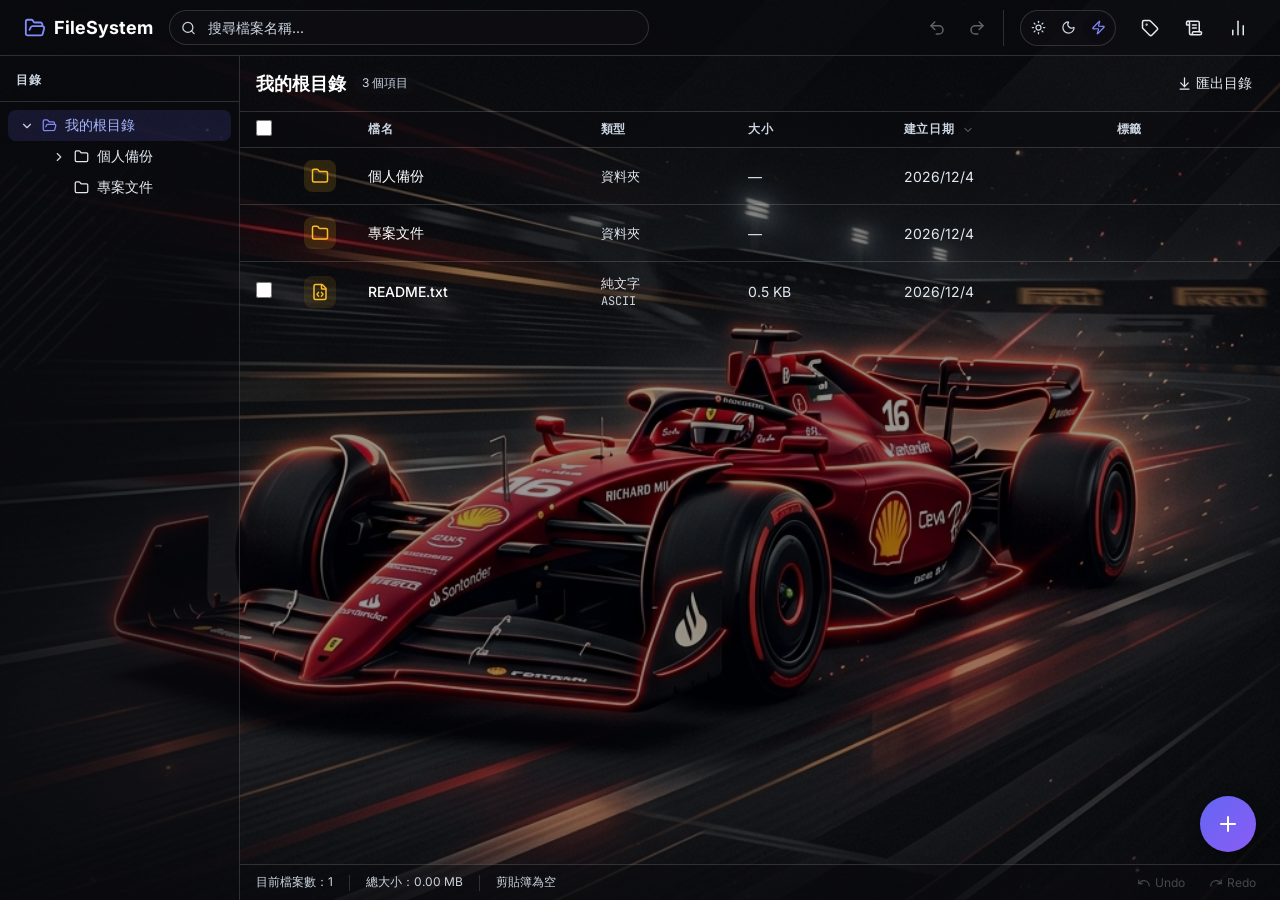
<file: fileSystem/index.html>
<!doctype html>
<html lang="en">
  <head>
    <meta charset="UTF-8" />
    <link rel="icon" type="image/svg+xml" href="./favicon.svg" />
    <meta name="viewport" content="width=device-width, initial-scale=1.0" />
    <title>vite-tmp</title>
    <script type="module" crossorigin src="./assets/index-Bn_s9KSS.js"></script>
    <link rel="stylesheet" crossorigin href="./assets/index-D4W3vBSq.css">
  </head>
  <body>
    <div id="root"></div>
  </body>
</html>
</file>
<file: fileSystem/assets/index-D4W3vBSq.css>
@import "https://fonts.googleapis.com/css2?family=Inter:wght@300;400;500;600;700&family=JetBrains+Mono:wght@400;500&display=swap";._topbar_oxzz7_2{align-items:center;gap:var(--space-4);padding:0 var(--space-6);background:var(--bg-surface);border-bottom:1px solid var(--border);z-index:100;flex-shrink:0;height:56px;display:flex}._logo_oxzz7_14{align-items:center;gap:var(--space-2);font-size:var(--text-lg);color:var(--text-primary);white-space:nowrap;flex-shrink:0;font-weight:700;display:flex}._logoIcon_oxzz7_25{color:var(--primary-400)}._searchWrap_oxzz7_29{flex:1;max-width:480px;position:relative}._searchInput_oxzz7_35{background:var(--bg-elevated);border:1px solid var(--border);border-radius:var(--radius-full);width:100%;padding:var(--space-2) var(--space-4) var(--space-2) 38px;color:var(--text-primary);font-size:var(--text-sm);font-family:var(--font-sans);transition:border-color var(--duration-base), box-shadow var(--duration-base)}._searchInput_oxzz7_35::placeholder{color:var(--text-muted)}._searchInput_oxzz7_35:focus{border-color:var(--border-focus);outline:none;box-shadow:0 0 0 3px #6366f126}._searchIcon_oxzz7_55{color:var(--text-muted);pointer-events:none;position:absolute;top:50%;left:12px;transform:translateY(-50%)}._actions_oxzz7_64{align-items:center;gap:var(--space-2);margin-left:auto;display:flex}._iconBtn_oxzz7_71{border-radius:var(--radius-md);width:36px;height:36px;color:var(--text-secondary);transition:background var(--duration-base), color var(--duration-base), transform var(--duration-fast);background:0 0;justify-content:center;align-items:center;display:flex}._iconBtn_oxzz7_71:hover{background:var(--bg-glass-hover);color:var(--text-primary);transform:scale(1.05)}._iconBtn_oxzz7_71:active{transform:scale(.95)}._menuBtn_oxzz7_92{display:none}._desktopOnly_oxzz7_95{align-items:center;gap:var(--space-2);display:flex}@media (width<=768px){._topbar_oxzz7_2{padding:0 var(--space-2);gap:var(--space-2)}._searchWrap_oxzz7_29{flex:1;min-width:0;max-width:none}._menuBtn_oxzz7_92{width:32px;height:32px;display:flex}._desktopOnly_oxzz7_95,._logo_oxzz7_14 span{display:none}._actions_oxzz7_64{gap:4px}._iconBtn_oxzz7_71{width:32px;height:32px}}._sidebar_e9acl_2{background:var(--bg-surface);border-right:1px solid var(--border);width:240px;transition:transform var(--duration-slow);flex-direction:column;flex-shrink:0;display:flex;overflow:hidden}._sidebarHeader_e9acl_13{padding:var(--space-4) var(--space-4) var(--space-3);border-bottom:1px solid var(--border);justify-content:space-between;align-items:center;display:flex}._sidebarTitle_e9acl_21{font-size:var(--text-xs);text-transform:uppercase;letter-spacing:.08em;color:var(--text-muted);font-weight:600}._addBtn_e9acl_29{border-radius:var(--radius-md);width:28px;height:28px;color:var(--text-muted);transition:background var(--duration-base), color var(--duration-base);background:0 0;justify-content:center;align-items:center;display:flex}._addBtn_e9acl_29:hover{color:var(--primary-400);background:#6366f126}._tree_e9acl_46{padding:var(--space-2);flex:1;overflow-y:auto}._treeItem_e9acl_52{align-items:center;gap:var(--space-2);padding:6px var(--space-3);border-radius:var(--radius-md);cursor:pointer;color:var(--text-secondary);font-size:var(--text-sm);transition:background var(--duration-base), color var(--duration-base), transform var(--duration-fast);-webkit-user-select:none;user-select:none;display:flex;position:relative}._treeItem_e9acl_52:hover{background:var(--bg-glass-hover);color:var(--text-primary);transform:translate(2px)}._treeItem_e9acl_52._active_e9acl_72{color:var(--primary-300);background:#6366f126}._treeItem_e9acl_52._active_e9acl_72 ._folderIcon_e9acl_77{color:var(--primary-400)}._chevron_e9acl_79{transition:transform var(--duration-slow);color:var(--text-muted);flex-shrink:0}._chevron_e9acl_79._open_e9acl_85{transform:rotate(90deg)}._folderIcon_e9acl_77{flex-shrink:0}._dirName_e9acl_89{flex:1;min-width:0}._dirName_e9acl_89 span{text-overflow:ellipsis;white-space:nowrap;display:block;overflow:hidden}._badge_e9acl_92{background:var(--bg-elevated);color:var(--text-muted);border-radius:var(--radius-full);text-align:center;min-width:18px;padding:1px 6px;font-size:10px;font-weight:600}._children_e9acl_104{padding-left:var(--space-4)}._addInput_e9acl_106{background:var(--bg-elevated);border:1px solid var(--border-focus);border-radius:var(--radius-md);width:100%;padding:5px var(--space-3);color:var(--text-primary);font-size:var(--text-sm);font-family:var(--font-sans);margin:var(--space-1) 0}._addInput_e9acl_106:focus{outline:none}._contextMenu_e9acl_121{background:var(--bg-elevated);border:1px solid var(--border);border-radius:var(--radius-md);padding:var(--space-1);box-shadow:var(--shadow-lg);z-index:500;min-width:160px;animation:_fadeIn_e9acl_1 var(--duration-slow) ease;position:fixed}._contextItem_e9acl_133{align-items:center;gap:var(--space-2);padding:7px var(--space-3);border-radius:var(--radius-sm);font-size:var(--text-sm);color:var(--text-secondary);cursor:pointer;transition:background var(--duration-base), color var(--duration-base);display:flex}._contextItem_e9acl_133:hover{background:var(--bg-glass-hover);color:var(--text-primary)}._contextItem_e9acl_133._danger_e9acl_146:hover{color:var(--accent-rose);background:#f43f5e1a}@media (width<=768px){._sidebar_e9acl_2{z-index:200;height:calc(100vh - 56px);position:fixed;top:56px;left:0;transform:translate(-100%)}._sidebar_e9acl_2._open_e9acl_85{transform:translate(0)}}._sidebarFooter_e9acl_162{padding:var(--space-2);border-top:1px solid var(--border);background:var(--bg-elevated);display:none}._footerItem_e9acl_169{align-items:center;gap:var(--space-3);width:100%;padding:10px var(--space-4);color:var(--text-secondary);font-size:var(--text-sm);border-radius:var(--radius-md);transition:all var(--duration-base);background:0 0;display:flex}._footerItem_e9acl_169:hover{background:var(--bg-glass-hover);color:var(--text-primary)}@media (width<=768px){._sidebarFooter_e9acl_162{display:block}}._container_11lqr_2{flex-direction:column;height:100%;display:flex;overflow:hidden}._toolbar_11lqr_10{align-items:center;gap:var(--space-2);padding:var(--space-3) var(--space-4);border-bottom:1px solid var(--border);flex-wrap:wrap;flex-shrink:0;display:flex}._toolbarLeft_11lqr_20{align-items:center;gap:var(--space-2);flex:1;display:flex}._dirLabel_11lqr_27{font-size:var(--text-lg);color:var(--text-primary);font-weight:600}._totalSize_11lqr_33{font-size:var(--text-xs);color:var(--text-muted);background:var(--bg-elevated);border-radius:var(--radius-full);padding:2px 8px}._toolbarRight_11lqr_41{align-items:center;gap:var(--space-1);display:flex}._btn_11lqr_47{align-items:center;gap:var(--space-1);border-radius:var(--radius-md);font-size:var(--text-sm);transition:all var(--duration-base);padding:6px 12px;font-weight:500;display:flex}._btn_11lqr_47:hover{transform:scale(1.02)}._btn_11lqr_47:active{transform:scale(.97)}._btnPrimary_11lqr_61{background:var(--primary-gradient);color:#fff;box-shadow:var(--shadow-sm)}._btnPrimary_11lqr_61:hover{box-shadow:var(--shadow-glow)}._btnGhost_11lqr_69{color:var(--text-secondary);background:0 0}._btnGhost_11lqr_69:hover{background:var(--bg-glass-hover);color:var(--text-primary)}._btnDanger_11lqr_76{color:var(--accent-rose);background:0 0}._btnDanger_11lqr_76:hover{background:#f43f5e1a}._btnGhost_11lqr_69:disabled{opacity:.4;cursor:not-allowed}._exportWrap_11lqr_86{position:relative}._exportMenu_11lqr_87{background:var(--bg-elevated);border:1px solid var(--border);border-radius:var(--radius-md);padding:var(--space-1);z-index:200;min-width:140px;box-shadow:var(--shadow-lg);animation:_fadeIn_11lqr_1 var(--duration-slow) ease;position:absolute;top:calc(100% + 4px);right:0}._exportItem_11lqr_100{align-items:center;gap:var(--space-2);padding:7px var(--space-3);border-radius:var(--radius-sm);font-size:var(--text-sm);color:var(--text-secondary);cursor:pointer;transition:background var(--duration-base), color var(--duration-base);display:flex}._exportItem_11lqr_100:hover{background:var(--bg-glass-hover);color:var(--text-primary)}._tableWrap_11lqr_114{animation:_fadeIn_11lqr_1 var(--duration-slow) ease;flex:1;overflow-y:auto}._table_11lqr_114{border-collapse:collapse;width:100%}._table_11lqr_114 th{text-align:left;padding:var(--space-2) var(--space-4);font-size:var(--text-xs);text-transform:uppercase;letter-spacing:.06em;color:var(--text-muted);border-bottom:1px solid var(--border);background:var(--bg-surface);z-index:10;cursor:pointer;-webkit-user-select:none;user-select:none;white-space:nowrap;font-weight:600;position:sticky;top:0}._table_11lqr_114 th:hover{color:var(--text-primary)}._sortIcon_11lqr_145{opacity:.6;vertical-align:middle;margin-left:4px}._table_11lqr_114 td{padding:var(--space-3) var(--space-4);font-size:var(--text-sm);color:var(--text-secondary);border-bottom:1px solid var(--border);vertical-align:middle}._table_11lqr_114 tr:last-child td{border-bottom:none}._table_11lqr_114 tbody tr{transition:background var(--duration-base), transform var(--duration-fast);cursor:pointer}._table_11lqr_114 tbody tr:hover{background:var(--bg-glass-hover);transform:none}._table_11lqr_114 tbody tr:hover td{color:var(--text-primary)}._table_11lqr_114 tr._selected_11lqr_169{background:#6366f114}._checkCell_11lqr_171{width:40px}._checkbox_11lqr_172{width:16px;height:16px;accent-color:var(--primary-500);cursor:pointer}._fileIconCell_11lqr_179{width:44px}._fileIconBg_11lqr_181{border-radius:var(--radius-md);justify-content:center;align-items:center;width:32px;height:32px;display:flex}._fileName_11lqr_190{color:var(--text-primary);font-weight:500}._extra_11lqr_195{font-family:var(--font-mono);font-size:var(--text-xs);color:var(--text-muted)}._tagList_11lqr_202{flex-wrap:wrap;gap:4px;display:flex}._tag_11lqr_202{border-radius:var(--radius-full);color:#fff;opacity:.9;align-items:center;padding:2px 8px;font-size:11px;font-weight:500;display:inline-flex}._actionCell_11lqr_216{text-align:right;width:60px}._actionBtn_11lqr_218{border-radius:var(--radius-sm);width:28px;height:28px;color:var(--text-muted);opacity:0;transition:all var(--duration-base);background:0 0;justify-content:center;align-items:center;display:inline-flex}._table_11lqr_114 tbody tr:hover ._actionBtn_11lqr_218{opacity:1}._actionBtn_11lqr_218:hover{color:var(--accent-rose);background:#f43f5e1a}._empty_11lqr_235{justify-content:center;align-items:center;gap:var(--space-4);padding:var(--space-12);color:var(--text-muted);text-align:center;flex-direction:column;display:flex}._empty_11lqr_235 svg{opacity:.3}._empty_11lqr_235 h3{font-size:var(--text-lg);color:var(--text-secondary)}._empty_11lqr_235 p{font-size:var(--text-sm)}._cardGrid_11lqr_251{gap:var(--space-3);padding:var(--space-4);flex-direction:column;flex:1;display:none;overflow-y:auto}._card_11lqr_251{background:var(--bg-elevated);border:1px solid var(--border);border-radius:var(--radius-lg);padding:var(--space-4);transition:border-color var(--duration-base), box-shadow var(--duration-base)}._card_11lqr_251:hover,._card_11lqr_251._selected_11lqr_169{border-color:var(--border-hover);box-shadow:var(--shadow-sm)}._card_11lqr_251._selected_11lqr_169{border-color:var(--primary-500);background:#6366f10d}._cardHeader_11lqr_275{align-items:center;gap:var(--space-3);margin-bottom:var(--space-2);display:flex}._cardMeta_11lqr_276{font-size:var(--text-xs);color:var(--text-muted);margin-top:var(--space-1)}@media (width<=768px){._tableWrap_11lqr_114{display:none}._cardGrid_11lqr_251{display:flex}}._statusBar_11lqr_284{align-items:center;gap:var(--space-4);padding:0 var(--space-4);border-top:1px solid var(--border);background:var(--bg-surface);height:36px;font-size:var(--text-xs);color:var(--text-muted);flex-shrink:0;display:flex}._statusDivider_11lqr_297{background:var(--border);width:1px;height:16px}._undoBtn_11lqr_299,._redoBtn_11lqr_299{border-radius:var(--radius-sm);color:var(--text-muted);font-size:var(--text-xs);transition:all var(--duration-base);background:0 0;align-items:center;gap:4px;padding:2px 8px;display:flex}._undoBtn_11lqr_299:hover,._redoBtn_11lqr_299:hover{background:var(--bg-glass-hover);color:var(--text-primary)}._undoBtn_11lqr_299:disabled,._redoBtn_11lqr_299:disabled{opacity:.3;cursor:not-allowed}._progressBar_11lqr_319{background:var(--bg-elevated);border:1px solid var(--border);border-radius:var(--radius-lg);width:min(480px,90vw);padding:var(--space-4);box-shadow:var(--shadow-lg);z-index:300;animation:_slideInRight_11lqr_1 var(--duration-slower) ease;position:fixed;bottom:48px;left:50%;transform:translate(-50%)}._progressLabel_11lqr_334{font-size:var(--text-sm);color:var(--text-secondary);margin-bottom:var(--space-2)}._progressTrack_11lqr_340{background:var(--bg-base);border-radius:var(--radius-full);height:6px;overflow:hidden}._progressFill_11lqr_347{background:var(--primary-gradient);border-radius:var(--radius-full);background-size:200% 100%;height:100%;transition:width .3s;animation:1.5s linear infinite _shimmer_11lqr_1}._overlay_3vlrp_2{-webkit-backdrop-filter:blur(4px);backdrop-filter:blur(4px);z-index:1000;padding:var(--space-4);background:#0009;justify-content:center;align-items:center;animation:.2s _fadeIn_3vlrp_1;display:flex;position:fixed;inset:0}._modal_3vlrp_15{background:var(--bg-surface);border:1px solid var(--border);border-radius:var(--radius-xl);width:100%;max-width:480px;box-shadow:var(--shadow-lg);animation:.2s forwards _modalScale_3vlrp_1;overflow:hidden;transform:scale(.95)}@keyframes _modalScale_3vlrp_1{to{transform:scale(1)}}._header_3vlrp_31{padding:var(--space-4) var(--space-5);border-bottom:1px solid var(--border);justify-content:space-between;align-items:center;display:flex}._title_3vlrp_39{font-size:var(--text-lg);color:var(--text-primary);font-weight:600}._closeBtn_3vlrp_45{color:var(--text-muted);border-radius:var(--radius-full);width:32px;height:32px;transition:all var(--duration-base);background:0 0;justify-content:center;align-items:center;display:flex}._closeBtn_3vlrp_45:hover{background:var(--bg-glass-hover);color:var(--text-primary)}._body_3vlrp_62{padding:var(--space-5);gap:var(--space-4);flex-direction:column;display:flex}._typeSelector_3vlrp_69{gap:var(--space-2);display:flex}._typeBtn_3vlrp_74{align-items:center;gap:var(--space-2);padding:var(--space-3);background:var(--bg-elevated);border:1px solid var(--border);border-radius:var(--radius-lg);color:var(--text-secondary);transition:all var(--duration-base);flex-direction:column;flex:1;display:flex}._typeBtn_3vlrp_74:hover{background:var(--bg-glass-hover);border-color:var(--border-hover)}._typeBtn_3vlrp_74._active_3vlrp_93{border-color:var(--primary-500);color:var(--primary-400);background:#6366f11a}._formGroup_3vlrp_99{gap:var(--space-2);flex-direction:column;display:flex}._label_3vlrp_105{font-size:var(--text-sm);color:var(--text-secondary);font-weight:500}._input_3vlrp_111{background:var(--bg-elevated);border:1px solid var(--border);border-radius:var(--radius-md);padding:10px var(--space-3);color:var(--text-primary);font-family:var(--font-sans);font-size:var(--text-base);transition:border-color var(--duration-base)}._input_3vlrp_111:focus{border-color:var(--primary-400);outline:none}._inputSubRow_3vlrp_127{gap:var(--space-3);display:flex}._inputSubRow_3vlrp_127>div{flex:1}._footer_3vlrp_136{padding:var(--space-4) var(--space-5);border-top:1px solid var(--border);justify-content:flex-end;gap:var(--space-3);background:var(--bg-elevated);display:flex}._btnCancel_3vlrp_145{border-radius:var(--radius-md);color:var(--text-secondary);transition:all var(--duration-base);background:0 0;padding:8px 16px;font-weight:500}._btnCancel_3vlrp_145:hover{background:var(--bg-glass-hover);color:var(--text-primary)}._btnSubmit_3vlrp_159{border-radius:var(--radius-md);background:var(--primary-gradient);color:#fff;transition:all var(--duration-base);box-shadow:var(--shadow-sm);padding:8px 24px;font-weight:600}._btnSubmit_3vlrp_159:hover:not(:disabled){box-shadow:var(--shadow-glow);transform:translateY(-1px)}._btnSubmit_3vlrp_159:disabled{opacity:.5;cursor:not-allowed;filter:grayscale()}._fab_3vlrp_181{bottom:var(--space-5);right:var(--space-5);border-radius:var(--radius-full);background:var(--primary-gradient);color:#fff;width:56px;height:56px;box-shadow:var(--shadow-md);transition:all var(--duration-base);z-index:100;justify-content:center;align-items:center;display:flex;position:absolute}._fab_3vlrp_181:hover{box-shadow:var(--shadow-glow);transform:scale(1.05)}._fab_3vlrp_181:active{transform:scale(.95)}@media (width<=768px){._modal_3vlrp_15{max-width:calc(100vw - 32px);margin:0 var(--space-4);border-radius:var(--radius-lg)}._body_3vlrp_62{padding:var(--space-4);gap:var(--space-3)}._typeSelector_3vlrp_69{gap:var(--space-2);flex-wrap:wrap}._typeBtn_3vlrp_74{padding:var(--space-2);font-size:var(--text-xs);flex:100px}._inputSubRow_3vlrp_127{gap:var(--space-3);flex-direction:column!important}._inputSubRow_3vlrp_127>div{width:100%;flex:0 0 100%!important}}._overlay_eaas3_2{-webkit-backdrop-filter:blur(2px);backdrop-filter:blur(2px);z-index:1000;padding:var(--space-4);background:#0006;justify-content:center;align-items:center;animation:.2s _fadeIn_eaas3_1;display:flex;position:fixed;inset:0}._modal_eaas3_15{background:var(--bg-surface);border:1px solid var(--border);border-radius:var(--radius-xl);width:100%;max-width:500px;height:80vh;max-height:600px;box-shadow:var(--shadow-lg);flex-direction:column;animation:.2s forwards _modalScale_eaas3_1;display:flex;overflow:hidden;transform:scale(.95)}._header_eaas3_31{padding:var(--space-4) var(--space-5);border-bottom:1px solid var(--border);background:var(--bg-elevated);justify-content:space-between;align-items:center;display:flex}._title_eaas3_40{align-items:center;gap:var(--space-2);font-size:var(--text-lg);color:var(--text-primary);font-weight:600;display:flex}._actions_eaas3_49{gap:var(--space-2);display:flex}._clearBtn_eaas3_54{border-radius:var(--radius-md);color:var(--accent-rose);font-size:var(--text-sm);transition:all var(--duration-base);background:0 0;padding:6px 12px}._clearBtn_eaas3_54:hover{background:#f43f5e1a}._closeBtn_eaas3_67{border-radius:var(--radius-md);width:32px;height:32px;color:var(--text-muted);transition:all var(--duration-base);background:0 0;justify-content:center;align-items:center;display:flex}._closeBtn_eaas3_67:hover{background:var(--bg-glass-hover);color:var(--text-primary)}._list_eaas3_84{padding:var(--space-4) var(--space-5);gap:var(--space-3);flex-direction:column;flex:1;display:flex;overflow-y:auto}._logItem_eaas3_93{gap:var(--space-3);padding:var(--space-3);background:var(--bg-elevated);border:1px solid var(--border);border-radius:var(--radius-md);transition:transform var(--duration-fast);display:flex}._logItem_eaas3_93:hover{border-color:var(--border-hover)}._logItem_eaas3_93._undone_eaas3_107{opacity:.5}._icon_eaas3_111{border-radius:var(--radius-full);flex-shrink:0;justify-content:center;align-items:center;width:36px;height:36px;display:flex}._content_eaas3_121{flex:1;min-width:0}._desc_eaas3_126{font-size:var(--text-sm);color:var(--text-primary);margin-bottom:2px;font-weight:500}._time_eaas3_133{font-size:var(--text-xs);color:var(--text-muted);font-family:var(--font-mono)}._empty_eaas3_139{color:var(--text-muted);justify-content:center;align-items:center;gap:var(--space-2);flex-direction:column;flex:1;display:flex}._overlay_noket_2{-webkit-backdrop-filter:blur(2px);backdrop-filter:blur(2px);z-index:1000;padding:var(--space-4);background:#00000080;justify-content:center;align-items:center;animation:.2s _fadeIn_noket_1;display:flex;position:fixed;inset:0}._modal_noket_15{background:var(--bg-surface);border:1px solid var(--border);border-radius:var(--radius-xl);width:100%;max-width:480px;box-shadow:var(--shadow-lg);flex-direction:column;animation:.2s forwards _modalScale_noket_1;display:flex;overflow:hidden;transform:scale(.95)}._header_noket_29{padding:var(--space-4) var(--space-5);border-bottom:1px solid var(--border);background:var(--bg-elevated);justify-content:space-between;align-items:center;display:flex}._title_noket_38{align-items:center;gap:var(--space-2);font-size:var(--text-lg);color:var(--text-primary);font-weight:600;display:flex}._closeBtn_noket_47{border-radius:var(--radius-md);width:32px;height:32px;color:var(--text-muted);transition:all var(--duration-base);background:0 0;justify-content:center;align-items:center;display:flex}._closeBtn_noket_47:hover{background:var(--bg-glass-hover);color:var(--text-primary)}._body_noket_64{padding:var(--space-5);gap:var(--space-4);flex-direction:column;max-height:60vh;display:flex;overflow-y:auto}._createArea_noket_73{gap:var(--space-2);display:flex}._input_noket_78{background:var(--bg-elevated);border:1px solid var(--border);border-radius:var(--radius-md);padding:8px var(--space-3);color:var(--text-primary);font-size:var(--text-sm);transition:border-color var(--duration-base);flex:1}._input_noket_78:focus{border-color:var(--primary-400);outline:none}._colorPicker_noket_94{border-radius:var(--radius-md);cursor:pointer;background:0 0;border:none;width:36px;height:36px;padding:0}._colorPicker_noket_94::-webkit-color-swatch-wrapper{padding:0}._colorPicker_noket_94::-webkit-color-swatch{border:1px solid var(--border);border-radius:var(--radius-md)}._addBtn_noket_106{padding:0 var(--space-3);border-radius:var(--radius-md);background:var(--primary-gradient);color:#fff;font-weight:500;font-size:var(--text-sm);justify-content:center;align-items:center;display:flex}._addBtn_noket_106:disabled{opacity:.5;filter:grayscale();cursor:not-allowed}._sectionTitle_noket_120{font-size:var(--text-xs);color:var(--text-muted);text-transform:uppercase;letter-spacing:.05em;font-weight:600}._tagList_noket_128{gap:var(--space-2);flex-direction:column;display:flex}._tagRow_noket_134{padding:var(--space-2) var(--space-3);border:1px solid var(--border);border-radius:var(--radius-md);background:var(--bg-elevated);transition:border-color var(--duration-base);justify-content:space-between;align-items:center;display:flex}._tagRow_noket_134:hover{border-color:var(--border-hover)}._tagInfo_noket_149{align-items:center;gap:var(--space-3);display:flex}._colorDot_noket_155{border-radius:var(--radius-full);width:12px;height:12px}._colorDotInput_noket_161{border-radius:var(--radius-full);cursor:pointer;width:18px;height:18px;transition:transform var(--duration-fast);background:0 0;border:none;padding:0;position:relative;overflow:hidden}._colorDotInput_noket_161:hover{transform:scale(1.1)}._colorDotInput_noket_161::-webkit-color-swatch-wrapper{padding:0}._colorDotInput_noket_161::-webkit-color-swatch{border:1px solid var(--border);border-radius:var(--radius-full)}._tagName_noket_177{font-size:var(--text-sm);color:var(--text-primary);font-weight:500}._delBtn_noket_183{border-radius:var(--radius-sm);width:28px;height:28px;color:var(--text-muted);transition:all var(--duration-base);background:0 0;justify-content:center;align-items:center;display:flex}._delBtn_noket_183:hover{color:var(--accent-rose);background:#f43f5e1a}._overlay_1w46f_2{-webkit-backdrop-filter:blur(4px);backdrop-filter:blur(4px);z-index:1000;padding:var(--space-4);background:#0009;justify-content:center;align-items:center;animation:.2s _fadeIn_1w46f_1;display:flex;position:fixed;inset:0}._modal_1w46f_15{background:var(--bg-surface);border:1px solid var(--border);border-radius:var(--radius-xl);width:100%;max-width:800px;height:85vh;max-height:800px;box-shadow:var(--shadow-lg);flex-direction:column;animation:.2s forwards _modalScale_1w46f_1;display:flex;overflow:hidden;transform:scale(.95)}._header_1w46f_31{padding:var(--space-4) var(--space-5);border-bottom:1px solid var(--border);background:var(--bg-elevated);flex-shrink:0;justify-content:space-between;align-items:center;display:flex}._title_1w46f_41{align-items:center;gap:var(--space-2);font-size:var(--text-lg);color:var(--text-primary);font-weight:600;display:flex}._closeBtn_1w46f_50{border-radius:var(--radius-md);width:32px;height:32px;color:var(--text-muted);transition:all var(--duration-base);background:0 0;justify-content:center;align-items:center;display:flex}._closeBtn_1w46f_50:hover{background:var(--bg-glass-hover);color:var(--text-primary)}._body_1w46f_67{padding:var(--space-5);gap:var(--space-6);flex-direction:column;flex:1;display:flex;overflow-y:auto}._statsGrid_1w46f_77{gap:var(--space-4);grid-template-columns:repeat(auto-fit,minmax(200px,1fr));display:grid}._statCard_1w46f_83{background:var(--bg-elevated);border:1px solid var(--border);border-radius:var(--radius-lg);padding:var(--space-4);align-items:center;gap:var(--space-4);transition:transform var(--duration-base), box-shadow var(--duration-base);display:flex}._statCard_1w46f_83:hover{box-shadow:var(--shadow-md);border-color:var(--border-hover);transform:translateY(-2px)}._statIcon_1w46f_100{border-radius:var(--radius-full);flex-shrink:0;justify-content:center;align-items:center;width:48px;height:48px;display:flex}._statInfo_1w46f_110{flex:1;min-width:0}._statLabel_1w46f_115{font-size:var(--text-xs);color:var(--text-muted);text-transform:uppercase;letter-spacing:.05em;margin-bottom:2px;font-weight:600}._statValue_1w46f_124{font-size:var(--text-2xl);color:var(--text-primary);font-weight:700}._sectionTitle_1w46f_131{font-size:var(--text-base);color:var(--text-primary);margin-bottom:var(--space-3);align-items:center;gap:var(--space-2);font-weight:600;display:flex}._typeBars_1w46f_142{background:var(--bg-elevated);border:1px solid var(--border);border-radius:var(--radius-lg);padding:var(--space-4);gap:var(--space-3);flex-direction:column;display:flex}._typeRow_1w46f_152{gap:var(--space-1);flex-direction:column;display:flex}._typeHeader_1w46f_158{font-size:var(--text-sm);color:var(--text-secondary);justify-content:space-between;display:flex}._track_1w46f_165{background:var(--bg-base);border-radius:var(--radius-full);height:8px;overflow:hidden}._fill_1w46f_172{border-radius:var(--radius-full);height:100%;transition:width .5s ease-out}:root,.theme-dark{--bg-base:#0a0a0f;--bg-surface:#12121a;--bg-elevated:#1a1a28;--bg-glass:#ffffff0a;--bg-glass-hover:#ffffff12;--primary-300:#a5b4fc;--primary-400:#818cf8;--primary-500:#6366f1;--primary-600:#4f46e5;--primary-gradient:linear-gradient(135deg, #6366f1, #8b5cf6);--accent-teal:#2dd4bf;--accent-amber:#fbbf24;--accent-rose:#f43f5e;--accent-green:#22c55e;--text-primary:#f8fafc;--text-secondary:#cbd5e1;--text-muted:#94a3b8;--border:#ffffff14;--border-hover:#ffffff29;--border-focus:#6366f199;--font-sans:"Inter", system-ui, -apple-system, sans-serif;--font-mono:"JetBrains Mono", "Fira Code", monospace;--text-xs:.75rem;--text-sm:.875rem;--text-base:1rem;--text-lg:1.125rem;--text-xl:1.25rem;--text-2xl:1.5rem;--text-3xl:1.875rem;--space-1:4px;--space-2:8px;--space-3:12px;--space-4:16px;--space-5:20px;--space-6:24px;--space-8:32px;--space-10:40px;--space-12:48px;--radius-sm:4px;--radius-md:8px;--radius-lg:12px;--radius-xl:16px;--radius-full:9999px;--shadow-sm:0 1px 3px #0006;--shadow-md:0 4px 16px #0006;--shadow-lg:0 8px 32px #00000080;--shadow-glow:0 0 20px #6366f140;--duration-fast:80ms;--duration-base:.15s;--duration-slow:.25s;--duration-slower:.3s;--tag-indigo:#6366f1;--tag-blue:#3b82f6;--tag-green:#22c55e;--tag-purple:#a855f7;--tag-orange:#f97316;--tag-pink:#ec4899;--tag-cyan:#06b6d4;--tag-amber:#f59e0b}.theme-light{--bg-base:#f8fafc;--bg-surface:#fff;--bg-elevated:#f1f5f9;--bg-glass:#fff9;--bg-glass-hover:#fffc;--text-primary:#0f172a;--text-secondary:#475569;--text-muted:#94a3b8;--border:#0000001a;--border-hover:#0003}.theme-f1{--bg-base:#0006;--bg-surface:#0a0a0f80;--bg-elevated:#0f0f14a6;--bg-glass:#0000004d;--bg-glass-hover:#00000080;--border:#ffffff26;--text-primary:#fff;--text-secondary:#e2e8f0;--text-muted:#cbd5e1}body.theme-f1{background-image:url(../f1-bg.png);background-position:50%;background-size:cover;background-attachment:fixed}*,:before,:after{box-sizing:border-box;margin:0;padding:0}html{-webkit-font-smoothing:antialiased;-moz-osx-font-smoothing:grayscale;font-size:16px}body{font-family:var(--font-sans);font-size:var(--text-base);color:var(--text-primary);background-color:var(--bg-base);min-height:100vh;overflow-x:hidden}#root{flex-direction:column;height:100vh;display:flex}::-webkit-scrollbar{width:6px;height:6px}::-webkit-scrollbar-track{background:0 0}::-webkit-scrollbar-thumb{border-radius:var(--radius-full);background:#ffffff1f}::-webkit-scrollbar-thumb:hover{background:#fff3}:focus-visible{outline:2px solid var(--primary-400);outline-offset:2px;border-radius:var(--radius-sm)}.glass{background:var(--bg-glass);-webkit-backdrop-filter:blur(12px);backdrop-filter:blur(12px);border:1px solid var(--border)}.truncate{text-overflow:ellipsis;white-space:nowrap;overflow:hidden}button{cursor:pointer;font-family:var(--font-sans);border:none;outline:none}a{color:inherit;text-decoration:none}@keyframes shimmer{0%{background-position:-200% 0}to{background-position:200% 0}}@keyframes fadeIn{0%{opacity:0;transform:translateY(4px)}to{opacity:1;transform:translateY(0)}}@keyframes slideInRight{0%{opacity:0;transform:translate(16px)}to{opacity:1;transform:translate(0)}}@keyframes spin{to{transform:rotate(360deg)}}
</file>
